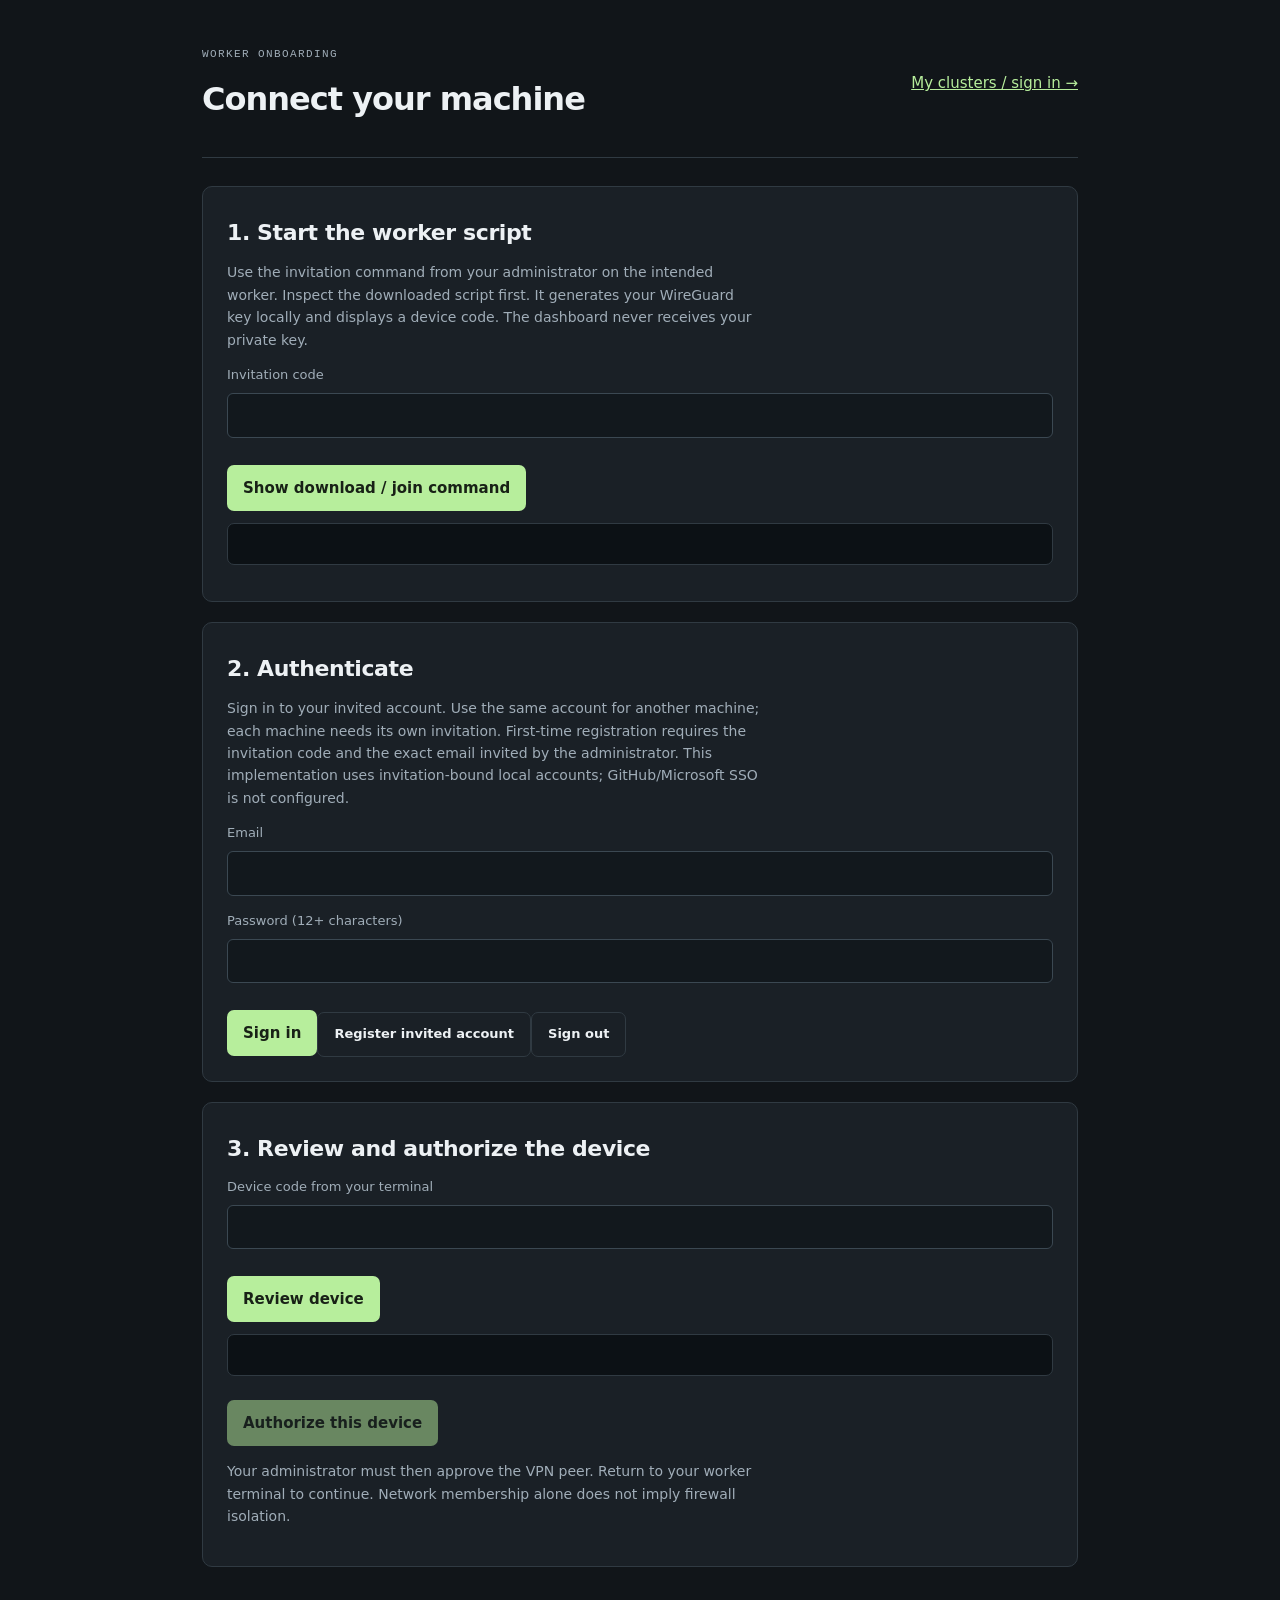
<file: vpn/dashboard-dev/pool_dashboard/static/worker.html>
<!doctype html>
<html lang="en"><head><meta charset="utf-8"><meta name="viewport" content="width=device-width,initial-scale=1"><title>Join the inference pool</title><link rel="stylesheet" href="../static/style.css"><script src="../static/worker.js" defer></script></head>
<body class="worker-page"><main><header><div><p class="eyebrow">WORKER ONBOARDING</p><h1>Connect your machine</h1></div><a href="../account/">My clusters / sign in →</a></header>
<div id="worker-message" role="status" aria-live="polite"></div>
<article class="card"><h2>1. Start the worker script</h2><p>Use the invitation command from your administrator on the intended worker. Inspect the downloaded script first. It generates your WireGuard key locally and displays a device code. The dashboard never receives your private key.</p><label>Invitation code<input id="worker-invite" type="password" autocomplete="off"></label><button id="worker-command">Show download / join command</button><pre id="worker-command-text"></pre></article>
<article class="card"><h2>2. Authenticate</h2><p>Sign in to your invited account. Use the same account for another machine; each machine needs its own invitation. First-time registration requires the invitation code and the exact email invited by the administrator. This implementation uses invitation-bound local accounts; GitHub/Microsoft SSO is not configured.</p><form id="worker-login"><label>Email<input id="worker-email" type="email" required autocomplete="username"></label><label>Password (12+ characters)<input id="worker-password" type="password" minlength="12" maxlength="256" required autocomplete="current-password"></label><button type="submit">Sign in</button><button id="worker-register" type="button" class="secondary">Register invited account</button><button id="worker-logout" type="button" class="secondary">Sign out</button></form></article>
<article class="card"><h2>3. Review and authorize the device</h2><form id="worker-review"><label>Device code from your terminal<input id="worker-code" pattern="[A-Fa-f0-9]{8}" required autocomplete="off"></label><button>Review device</button></form><pre id="worker-details"></pre><button id="worker-authorize" disabled>Authorize this device</button><p>Your administrator must then approve the VPN peer. Return to your worker terminal to continue. Network membership alone does not imply firewall isolation.</p></article>
</main></body></html>
</file>
<file: vpn/dashboard-dev/pool_dashboard/static/style.css>
:root{color-scheme:dark;--bg:#111519;--panel:#1a2026;--line:#303a42;--text:#edf1f4;--muted:#a0adb8;--accent:#b7ee9c}*{box-sizing:border-box}body{margin:0;background:var(--bg);color:var(--text);font:15px/1.6 ui-sans-serif,system-ui,sans-serif}aside{position:fixed;inset:0 auto 0 0;width:248px;padding:30px 22px;border-right:1px solid var(--line);background:#151a1f}a{color:var(--accent)}.brand{text-decoration:none;font-size:21px;display:flex;align-items:center;gap:12px;color:var(--text);font-weight:650}.brand-icon{background:var(--accent);color:#182116;padding:1px 12px;border-radius:10px;font-family:monospace;font-size:29px}.eyebrow{font:11px/1.5 ui-monospace,monospace;letter-spacing:1.4px;color:var(--muted)}aside>.eyebrow{margin-top:46px}nav{display:grid;gap:8px}button{border:0;border-radius:7px;background:var(--accent);padding:11px 16px;color:#182116;font:inherit;font-weight:600;cursor:pointer}button:disabled{opacity:.5;cursor:wait}nav button{background:transparent;color:var(--muted);text-align:left;font-size:14px;font-weight:500;padding:13px}nav button.active{background:#293327;color:var(--accent)}.sidebar-note{position:absolute;bottom:28px;font-size:12px;color:var(--text)}.sidebar-note p{color:var(--muted);margin:8px 0}.dot{display:inline-block;width:7px;height:7px;background:var(--accent);border-radius:50%;margin-right:6px}main{margin-left:248px;padding:35px 42px;max-width:1600px}header{display:flex;align-items:center;justify-content:space-between;gap:18px;border-bottom:1px solid var(--line);padding-bottom:25px;margin-bottom:28px}h1{font-size:32px;letter-spacing:-1px;margin:7px 0}h2{font-size:22px;line-height:1.35;margin:7px 0 13px;font-weight:550;letter-spacing:-.4px}h3{font-weight:550}p{color:var(--muted)}.badge{font:10px ui-monospace,monospace;letter-spacing:1px;border:1px solid #716039;color:#e4cc8c;border-radius:20px;padding:8px 12px;white-space:nowrap}.access,.notice{background:#222922;border:1px solid #44523b;padding:23px;border-radius:10px;margin-bottom:25px}.access{display:grid;grid-template-columns:1fr 1fr;gap:28px}.access h2{font-size:19px}.access p,.access label{font-size:13px}.access form{display:flex;align-items:end;gap:12px}.access label{flex:1}.access button{white-space:nowrap}.stats{display:grid;grid-template-columns:repeat(3,1fr);gap:18px}.stats article,.card{border:1px solid var(--line);background:var(--panel);border-radius:10px;padding:24px}.stats article p{margin:0;font-size:13px}.stats strong{display:block;font-size:38px;font-weight:500;line-height:1.7}.stats small{font-size:12px;color:var(--muted)}.section-heading{display:flex;justify-content:space-between;align-items:center;gap:20px;margin:28px 0 15px}.section-heading h2{margin-bottom:0}.section-heading p{margin:5px 0;font-size:13px}.secondary{background:transparent;border:1px solid var(--line);color:var(--text);font-size:13px}.two-col{display:grid;grid-template-columns:1fr 1fr;gap:20px;margin:24px 0}.card>p{font-size:14px;max-width:60ch}.card button{margin-top:12px}.subdued{background:transparent}.table-wrap{overflow:auto;border:1px solid var(--line);border-radius:9px}table{border-collapse:collapse;width:100%;text-align:left}th{color:var(--muted);font:10px ui-monospace,monospace;letter-spacing:1px;padding:15px;background:#1a2026}td{padding:16px;font-size:13px;border-top:1px solid var(--line)}label{display:block;font-size:13px;color:var(--muted)}input,select{display:block;width:100%;border:1px solid #3b4852;border-radius:6px;background:#12181d;color:var(--text);font:inherit;padding:11px 12px;margin:7px 0 15px;min-width:0}input:focus,select:focus{outline:1px solid var(--accent)}.mode-select{display:flex;gap:15px;padding:16px 0}.mode-select label{border:1px solid var(--line);border-radius:8px;padding:12px;display:flex;align-items:center;gap:12px}.mode-select input{display:inline;margin:0;width:auto}.wizard-window{max-width:880px;border:1px solid #475047;border-radius:12px;overflow:hidden;margin:auto}.window-bar{display:flex;justify-content:space-between;background:#242c31;padding:12px 22px;color:var(--muted);font:12px monospace}.window-bar>span:first-child{color:#748975;letter-spacing:3px}.wizard-body{padding:30px}.hint{font-size:12px}.token-heading{display:flex;align-items:center;justify-content:space-between;gap:15px}pre{white-space:pre-wrap;overflow-wrap:anywhere;background:#0c1115;border:1px solid var(--line);border-radius:7px;padding:20px;font:12px/1.8 ui-monospace,monospace}.actions{display:flex;gap:8px}.network-grid{display:grid;grid-template-columns:repeat(auto-fit,minmax(250px,1fr));gap:15px}.network-grid article{border:1px solid var(--line);border-radius:8px;padding:20px}.network-grid code{color:var(--accent)}#message:not(:empty){padding:13px 18px;border:1px solid #846648;background:#322820;border-radius:7px;margin-bottom:20px;font-size:13px;overflow-wrap:anywhere}#module-list>div{border-top:1px solid var(--line);padding:14px 0;display:flex;justify-content:space-between;gap:20px;font:13px monospace}footer{display:flex;justify-content:space-between;color:var(--muted);border-top:1px solid var(--line);margin-top:45px;padding-top:20px;font:11px monospace}[hidden]{display:none!important}@media(max-width:1050px){aside{width:205px;padding:25px 15px}main{margin-left:205px;padding:25px}.access{grid-template-columns:1fr}.badge{white-space:normal}}@media(max-width:720px){aside{position:relative;width:auto;padding:18px;border-bottom:1px solid var(--line)}aside>.eyebrow,.sidebar-note{display:none}nav{grid-template-columns:1fr 1fr;margin-top:15px}nav button{padding:8px}.brand{font-size:19px}main{margin-left:0;padding:20px}header{align-items:start}.badge{font-size:8px;max-width:120px}.stats{gap:8px}.stats article{padding:12px}.stats strong{font-size:30px}.two-col{grid-template-columns:1fr}.access form{display:block}.wizard-body{padding:20px}.section-heading{align-items:start}.token-heading{display:block}footer{display:block}footer span{display:block;margin-top:10px}h1{font-size:26px}}

/* Standalone device authorization page and expanded navigation. */
.worker-page main{margin:0 auto;max-width:960px}
aside{overflow-y:auto}.sidebar-note{position:static;margin-top:28px}
input[type=checkbox],input[type=radio]{width:auto}

.header-actions{display:flex;align-items:center;justify-content:flex-end;gap:14px;flex-wrap:wrap}
.setup-tabs{display:flex;gap:8px;flex-wrap:wrap;border-bottom:1px solid var(--line);padding-bottom:16px;margin-bottom:24px}
.setup-tabs button{background:transparent;color:var(--muted);border:1px solid var(--line)}
.setup-tabs button[aria-selected=true]{background:#293327;color:var(--accent);border-color:var(--accent)}
fieldset{border:1px solid var(--line);border-radius:8px;margin:18px 0;padding:18px}
legend{color:var(--text);padding:0 8px}.client-options{max-height:280px;overflow:auto;margin-top:14px}
.client-options label{display:flex;align-items:center;gap:10px;padding:8px;border-bottom:1px solid var(--line)}
.client-options input{margin:0}.actions{flex-wrap:wrap}

/* Workspace invitation action remains visible on both desktop and mobile. */
.workspace-invite{display:flex;align-items:center;gap:10px;width:100%;margin:16px 0 14px;padding:12px;border:1px solid #44523b;border-radius:8px;background:#20291f;color:var(--accent);text-align:left;font-size:13px;font-weight:550}
.workspace-invite:hover,.workspace-invite.active{background:#293327;border-color:var(--accent)}
.workspace-arrow{margin-left:auto;color:var(--muted)}
.workspace-invite:focus-visible{outline:2px solid var(--accent);outline-offset:3px}
@media(min-width:721px){aside{display:flex;flex-direction:column}.sidebar-note{margin-top:auto;padding-top:28px}}
@media(max-width:720px){.sidebar-note{display:block;border-top:1px solid var(--line);margin-top:18px;padding-top:16px}.workspace-invite{max-width:320px}}

.cluster-picker{min-width:185px}.cluster-picker select{margin:4px 0 0;font-size:12px;padding:8px}
.account-link{padding:9px 12px;border-radius:7px;text-decoration:none;white-space:nowrap}
#account-message:not(:empty){padding:14px;border:1px solid var(--line);border-radius:8px}
.worker-page .card{margin:20px 0}
</file>
